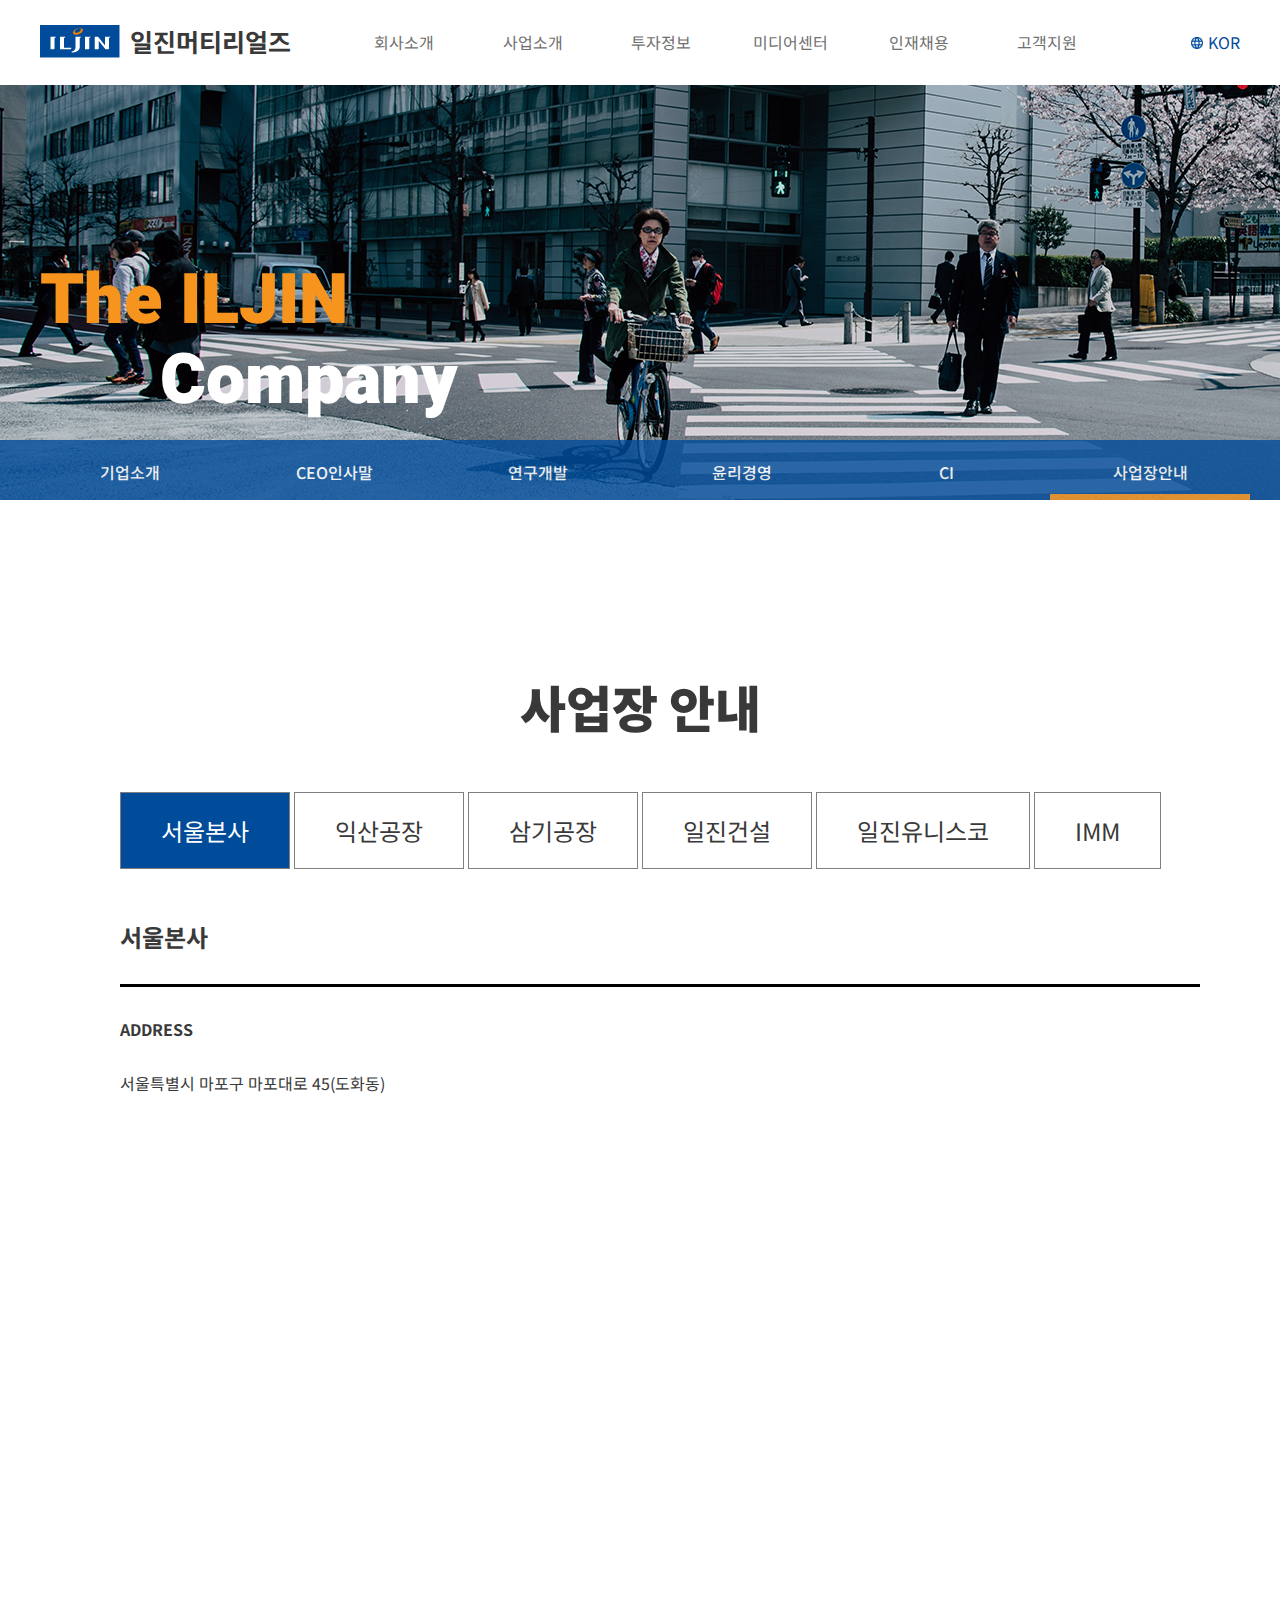
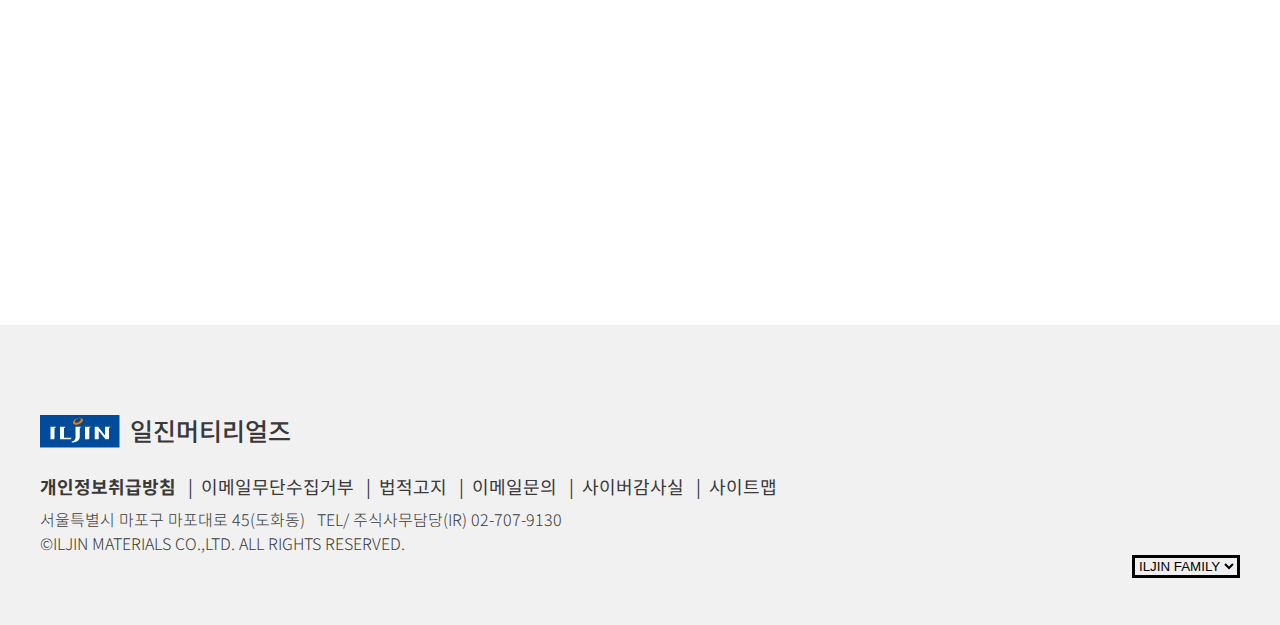
<file: sub1_6.html>
<!DOCTYPE html>
<html lang="en">

<head>
    <meta charset="UTF-8">
    <meta name="viewport" content="width=device-width, initial-scale=1.0">
    <title>ILJIN_MATERIALS</title>
    <link rel="preconnect" href="https://fonts.gstatic.com">
    <link
        href="https://fonts.googleapis.com/css2?family=Heebo:wght@500;700;900&family=Noto+Sans+KR:wght@300;400;700&display=swap"
        rel="stylesheet">
    <link rel="stylesheet" href="./css/style.css">
    <link rel="stylesheet" href="./css/sub1_6.css">
    <script src="https://ajax.googleapis.com/ajax/libs/jquery/3.5.1/jquery.min.js"></script>
    <script src="./script/main.js"></script>
</head>

<body>
    <!-- header -->
    <header>
        <div id="main_header">
            <h1><a href="./index.html"><img src="./image/logo_main.png" alt="main_logo"></a></h1>
            <p>일진머티리얼즈</p>
            <nav class="main_gnb">
                <ul class="depth1">
                    <li><a href="./sub1_2.html">회사소개</a>
                        <ul class="depth2">
                            <li><a href="./sub1_2.html">기업소개</a></li>
                            <li><a href="#">CEO인사말</a></li>
                            <li><a href="#">연구개발</a></li>
                            <li><a href="#">윤리경영</a></li>
                            <li><a href="#">CI</a></li>
                            <li><a href="sub1_6.html">사업장안내</a></li>
                        </ul>
                    </li>
                    <li><a href="sub2_1.html">사업소개</a>
                        <ul class="depth2">
                            <li><a href="./sub2_1.html">제품&추진사업</a></li>
                            <li><a href="#">ELECFOIL</a></li>
                            <li><a href="#">ENERGY</a></li>
                            <li><a href="#">SENSOR</a></li>
                        </ul>
                    </li>
                    <li><a href="#">투자정보</a>
                        <ul class="depth2">
                            <li><a href="#">경영정보</a></li>
                            <li><a href="#">재무정보</a></li>
                            <li><a href="#">추가정보</a></li>
                            <li><a href="#">공시정보</a></li>
                            <li><a href="#">전자공고</a></li>
                            <li><a href="#">IR자료실</a></li>
                            <li><a href="#">IR문의</a></li>
                        </ul>
                    </li>
                    <li><a href="#">미디어센터</a>
                        <ul class="depth2">
                            <li><a href="#">NEWS</a></li>
                            <li><a href="#">홍보자료실</a></li>
                        </ul>
                    </li>
                    <li><a href="#">인재채용</a>
                        <ul class="depth2">
                            <li><a href="#">인재상</a></li>
                            <li><a href="#">인사제도</a></li>
                            <li><a href="#">직무소개</a></li>
                            <li><a href="#">채용안내</a></li>
                            <li><a href="#">채용공고</a></li>
                        </ul>
                    </li>
                    <li><a href="#">고객지원</a>
                        <ul class="depth2">
                            <li><a href="#">문의하기</a></li>
                        </ul>
                    </li>
                    <li class="lnb"><img src="./image/lnb.png" alt="lnb" class="lb"><a href="#" class="lb">KOR</a>
                    </li>
                </ul>
            </nav>
            <!-- <nav class="main_lnb">

        </nav> -->
        </div>
    </header>
    <div id="sub_banner2">
        <section class="sec1">
            <h1>The ILJIN</h1>
            <h1>Company</h1>
        </section>
        <section class="sub_head">
            <ul>
                <li><a href="./sub1_2.html">기업소개</a></li>
                <li><a href="#">CEO인사말</a></li>
                <li><a href="#">연구개발</a></li>
                <li><a href="#">윤리경영</a></li>
                <li><a href="#">CI</a></li>
                <li><a href="./sub1_6.html">사업장안내</a></li>
            </ul>
        </section>
    </div>

    <!-- contents -->
    <div id="location">
        <h4><strong>사업장 안내</strong></h4>
        <ul>
            <li><a href="#">서울본사</a></li>
            <li><a href="#">익산공장</a></li>
            <li><a href="#">삼기공장</a></li>
            <li><a href="#">일진건설</a></li>
            <li><a href="#">일진유니스코</a></li>
            <li><a href="#">IMM</a></li>
        </ul>
        <div id="address">
            <h4>서울본사</h4>
            <h4>ADDRESS</h4>
            <h4>서울특별시 마포구 마포대로 45(도화동)</h4>
        </div>
        <div id="map">
            <nav>
                <iframe
                    src="https://www.google.com/maps/embed?pb=!1m18!1m12!1m3!1d790.904218670504!2d126.94616084873094!3d37.54052769596058!2m3!1f0!2f0!3f0!3m2!1i1024!2i768!4f13.1!3m3!1m2!1s0x357c98af7a3e7519%3A0xb314f1f15ab8443e!2z7J287KeE7KCE6riwIOuzuOyCrA!5e0!3m2!1sko!2skr!4v1605504551690!5m2!1sko!2skr"
                    width="1200" height="600" frameborder="0" style="border:0;" allowfullscreen="" aria-hidden="false"
                    tabindex="0"></iframe>
            </nav>
        </div>
    </div>


    <!-- footer -->
    <footer id="main_footer">
        <div class="mfot">
            <h1><a href="index.html"><img src="./image/logo_main.png" alt="main_logo"></a></h1>
            <p>일진머티리얼즈</p>
            <div clas="footer_top">
                <ul class="footer_menu">
                    <li><a href="#"><strong>개인정보취급방침</strong></a><span>&nbsp;&nbsp;&nbsp;|&nbsp;&nbsp;</span></li>
                    <li><a href="#">이메일무단수집거부</a><span>&nbsp;&nbsp;&nbsp;|&nbsp;&nbsp;</span></li>
                    <li><a href="#">법적고지</a><span>&nbsp;&nbsp;&nbsp;|&nbsp;&nbsp;</span></li>
                    <li><a href="#">이메일문의</a><span>&nbsp;&nbsp;&nbsp;|&nbsp;&nbsp;</span></li>
                    <li><a href="#">사이버감사실</a><span>&nbsp;&nbsp;&nbsp;|&nbsp;&nbsp;</span></li>
                    <li><a href="#">사이트맵</a></li>
                </ul>
            </div>
            <br>
            <div class="footer_text">
                <p>서울특별시 마포구 마포대로 45(도화동)&nbsp;&nbsp;&nbsp;TEL/ 주식사무담당(IR) 02-707-9130</p>
                <p class="copy">&copy;ILJIN MATERIALS CO.,LTD. ALL RIGHTS RESERVED.</p>
            </div>
            <div class="footer_select">
                <select name="ILJIN FAMILY" id="coper">
                    <option value="#">ILJIN FAMILY</option>
                    <option value="#">일진건설</option>
                    <option value="#">일진유니스코</option>
                    <option value="#">일진홀딩스</option>
                    <option value="#">일진SNT</option>
                </select>
            </div>
        </div>
    </footer>
</body>

</html>
</file>
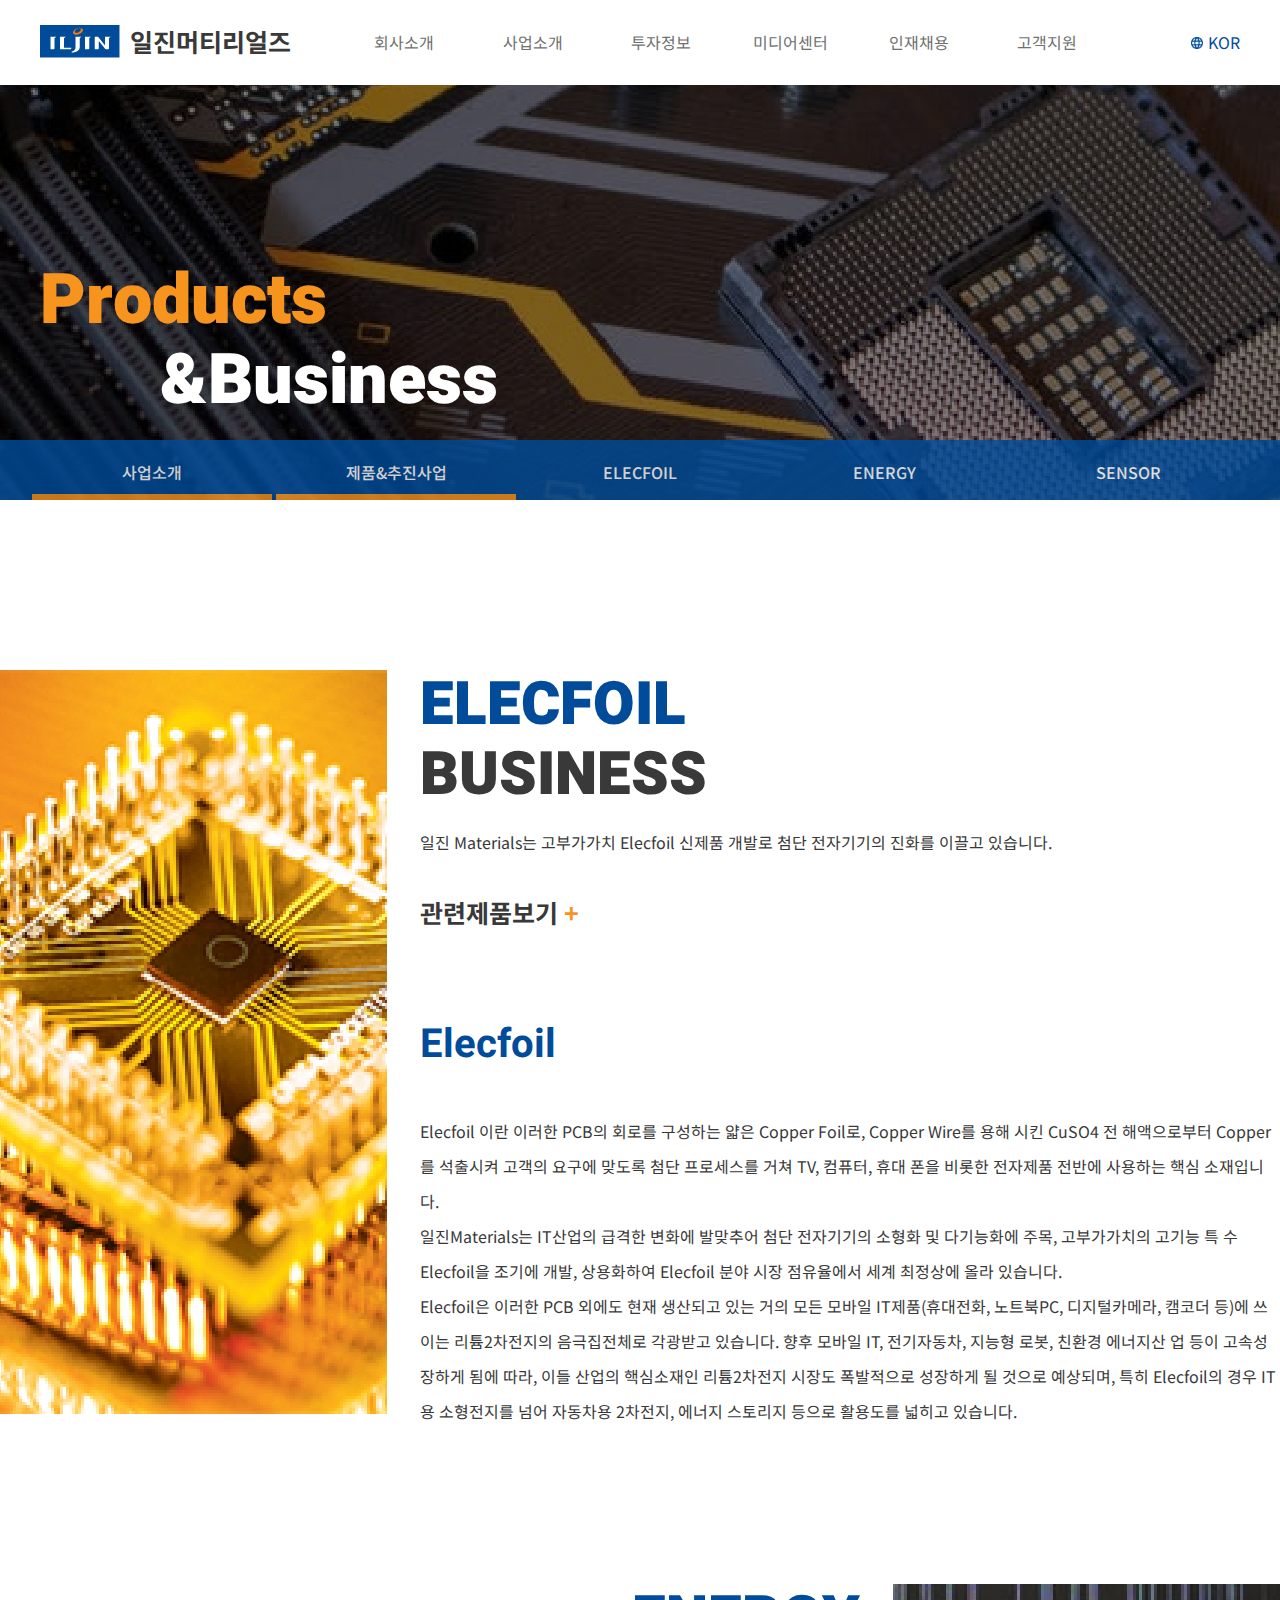
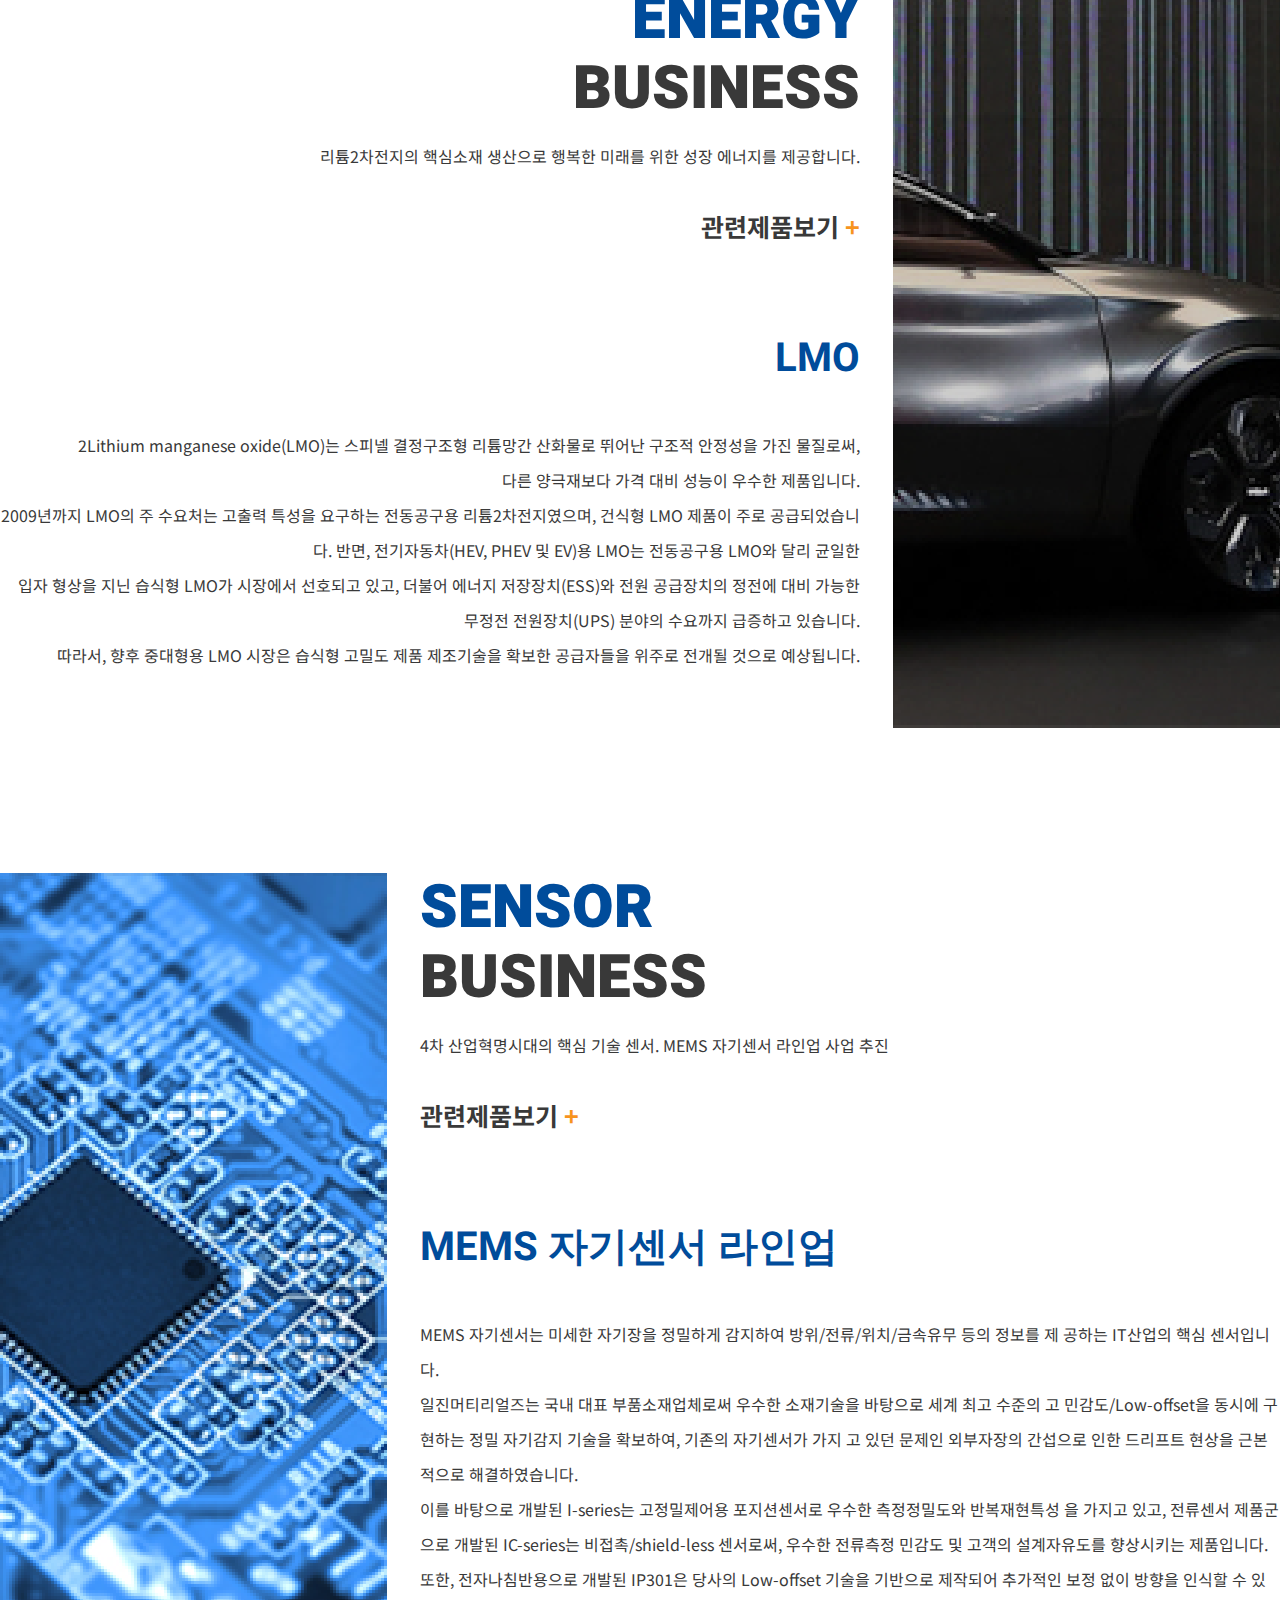
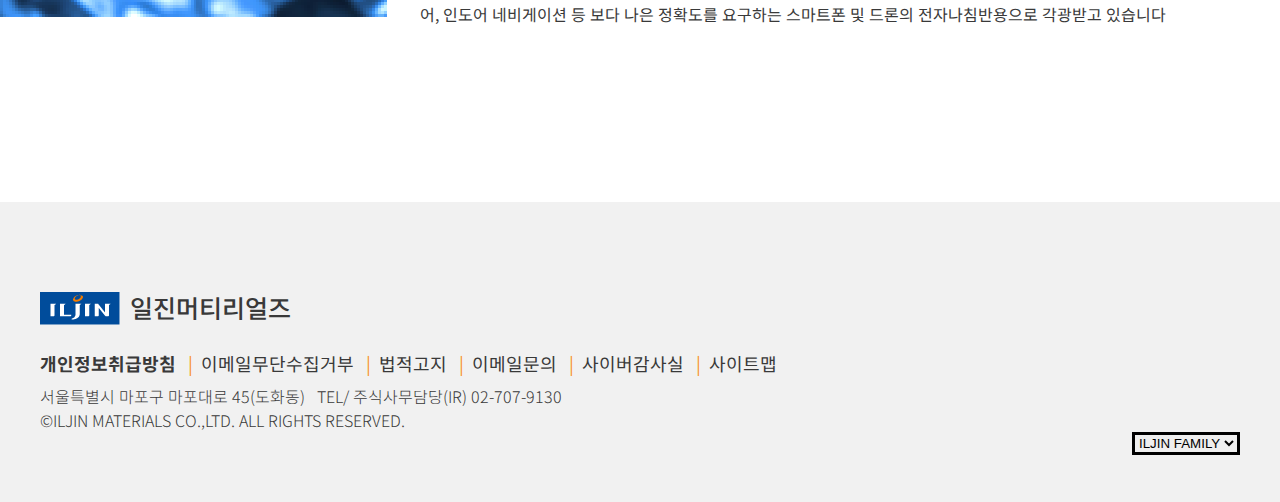
<file: sub2_1.html>
<!DOCTYPE html>
<html lang="en">
<head>
    <meta charset="UTF-8">
    <meta name="viewport" content="width=device-width, initial-scale=1.0">
    <title>ILJIN_MATERIALS</title>
    <link rel="preconnect" href="https://fonts.gstatic.com">
    <link href="https://fonts.googleapis.com/css2?family=Heebo:wght@500;700;900&family=Noto+Sans+KR:wght@300;400;700&display=swap" rel="stylesheet">
    <link rel="stylesheet" href="./css/style.css">
    <link rel="stylesheet" href="./css/sub2_1.css">
    <script src="https://ajax.googleapis.com/ajax/libs/jquery/3.5.1/jquery.min.js"></script>
    <script src="./script/main.js"></script>
</head>
<body>
    <header>
        <div id="main_header">
            <h1><a href="./index.html"><img src="./image/logo_main.png" alt="main_logo"></a></h1>
            <p>일진머티리얼즈</p>
            <nav class="main_gnb">
                <ul class="depth1">
                    <li><a href="./sub1_2.html">회사소개</a>
                        <ul class="depth2">
                            <li><a href="./sub1_2.html">기업소개</a></li>
                            <li><a href="#">CEO인사말</a></li>
                            <li><a href="#">연구개발</a></li>
                            <li><a href="#">윤리경영</a></li>
                            <li><a href="#">CI</a></li>
                            <li><a href="sub1_6.html">사업장안내</a></li>
                        </ul>
                    </li>
                    <li><a href="sub2_1.html">사업소개</a>
                        <ul class="depth2">
                            <li><a href="./sub2_1.html">제품&추진사업</a></li>
                            <li><a href="#">ELECFOIL</a></li>
                            <li><a href="#">ENERGY</a></li>
                            <li><a href="#">SENSOR</a></li>
                        </ul>
                    </li>
                    <li><a href="#">투자정보</a>
                        <ul class="depth2">
                            <li><a href="#">경영정보</a></li>
                            <li><a href="#">재무정보</a></li>
                            <li><a href="#">추가정보</a></li>
                            <li><a href="#">공시정보</a></li>
                            <li><a href="#">전자공고</a></li>
                            <li><a href="#">IR자료실</a></li>
                            <li><a href="#">IR문의</a></li>
                        </ul>
                    </li>
                    <li><a href="#">미디어센터</a>
                        <ul class="depth2">
                            <li><a href="#">NEWS</a></li>
                            <li><a href="#">홍보자료실</a></li>
                        </ul>
                    </li>
                    <li><a href="#">인재채용</a>
                        <ul class="depth2">
                            <li><a href="#">인재상</a></li>
                            <li><a href="#">인사제도</a></li>
                            <li><a href="#">직무소개</a></li>
                            <li><a href="#">채용안내</a></li>
                            <li><a href="#">채용공고</a></li>
                        </ul>
                    </li>
                    <li><a href="#">고객지원</a>
                        <ul class="depth2">
                            <li><a href="#">문의하기</a></li>
                        </ul>
                    </li>
                    <li class="lnb"><img src="./image/lnb.png" alt="lnb" class="lb"><a href="#" class="lb">KOR</a>
                    </li>
                </ul>
            </nav>
            <!-- <nav class="main_lnb">

        </nav> -->
        </div>
    </header>
    <div id="sub_banner2">
        <section class="sec1">
        <h1>Products</h1>
        <h1>&Business</h1>
        </section>
        <section class="sub_head">
            <ul>
                <li><a href="./sub2_1.html">사업소개</a></li>
                <li><a href="#">제품&추진사업</a></li>
                <li><a href="#">ELECFOIL</a></li>
                <li><a href="#">ENERGY</a></li>
                <li><a href="#">SENSOR</a></li>
            </ul>
        </section>
    </div>

    <!--  main content -->
    <article id="sub_main">
        <section class="sub_sec1">
            <img src="./image/SUB-1.png" alt="서브1">
            <div class="cont1_1">
            <h3>ELECFOIL</h3>
            <h3>BUSINESS</h3>
            <div>일진 Materials는 고부가가치 Elecfoil 신제품 개발로 첨단 전자기기의 진화를 이끌고 있습니다.</div>
            <p><a href="#">관련제품보기 <span class="plus">&#43;</span></a></p>
            </div>
            <div class="cont1_2">
                <h4>Elecfoil</h4>
                <p>Elecfoil 이란 이러한 PCB의 회로를 구성하는 얇은 Copper Foil로, Copper Wire를 용해 시킨 CuSO4 전
                    해액으로부터 Copper를 석출시켜 고객의 요구에 맞도록 첨단 프로세스를 거쳐 TV, 컴퓨터, 휴대
                    폰을 비롯한 전자제품 전반에 사용하는 핵심 소재입니다. <br>
                    일진Materials는 IT산업의 급격한 변화에 발맞추어 첨단 전자기기의 소형화 및 다기능화에 주목, 고부가가치의 고기능 특
                    수 Elecfoil을 조기에 개발, 상용화하여 Elecfoil 분야 시장 점유율에서 세계 최정상에 올라 있습니다. <br>
                    
                    Elecfoil은 이러한 PCB 외에도 현재 생산되고 있는 거의 모든 모바일 IT제품(휴대전화, 노트북PC, 디지털카메라, 캠코더 
                    등)에 쓰이는 리튬2차전지의 음극집전체로 각광받고 있습니다. 향후 모바일 IT, 전기자동차, 지능형 로봇, 친환경 에너지산
                    업 등이 고속성장하게 됨에 따라, 이들 산업의 핵심소재인 리튬2차전지 시장도 폭발적으로 성장하게 될 것으로 예상되며, 
                    특히 Elecfoil의 경우 IT용 소형전지를 넘어 자동차용 2차전지, 에너지 스토리지 등으로 활용도를 넓히고 있습니다.</p>
            </div>
        </section>
        <section class="sub_sec2">
            <img src="./image/SUB-2.png" alt="서브2">
            <div class="cont2_1">
            <h3>ENERGY</h3>
            <h3>BUSINESS</h3>
            <div>리튬2차전지의 핵심소재 생산으로 행복한 미래를 위한 성장 에너지를 제공합니다.</div>
            <p><a href="#">관련제품보기 <span class="plus">&#43;</span></a></p>
            </div>
            <div class="cont2_2">
                <h4>LMO</h4>
                <p>2Lithium manganese oxide(LMO)는 스피넬 결정구조형 리튬망간 산화물로 뛰어난 구조적 
                    안정성을 가진 물질로써, <br> 다른 양극재보다 가격 대비 성능이 우수한 제품입니다. <br>
                    
                    2009년까지 LMO의 주 수요처는 고출력 특성을 요구하는 전동공구용 리튬2차전지였으며, 
                    건식형 LMO 제품이 주로 공급되었습니다.
                    반면, 전기자동차(HEV, PHEV 및 EV)용 LMO는 전동공구용 LMO와 달리 균일한 <br>입자 형상을 
                    지닌 습식형 LMO가 시장에서 선호되고 있고, 더불어 에너지 저장장치(ESS)와 전원 공급장치의 
                    정전에 대비 가능한 <br>무정전 전원장치(UPS) 분야의 수요까지 급증하고 있습니다. <br>
                    
                    따라서, 향후 중대형용 LMO 시장은 습식형 고밀도 제품 제조기술을 확보한 공급자들을 위주로
                     전개될 것으로 예상됩니다.
                    </p>
            </div>
            </section>
            <section class="sub_sec3">
                <img src="./image/SUB-3.png" alt="서브3">
                <div class="cont3_1">
                <h3>SENSOR</h3>
                <h3>BUSINESS</h3>
                <div>4차 산업혁명시대의 핵심 기술 센서. MEMS 자기센서 라인업 사업 추진</div>
                <p><a href="#">관련제품보기 <span class="plus">&#43;</span></a></p>
                </div>
                <div class="cont3_2">
                    <h4>MEMS 자기센서 라인업</h4>
                    <p>MEMS 자기센서는 미세한 자기장을 정밀하게 감지하여 방위/전류/위치/금속유무 등의 정보를 제
                        공하는 IT산업의 핵심 센서입니다.<br>
                        
                        일진머티리얼즈는 국내 대표 부품소재업체로써 우수한 소재기술을 바탕으로 세계 최고 수준의 고
                        민감도/Low-offset을 동시에 구현하는 정밀 자기감지 기술을 확보하여, 기존의 자기센서가 가지
                        고 있던 문제인 외부자장의 간섭으로 인한 드리프트 현상을 근본적으로 해결하였습니다.<br>
                        
                        이를 바탕으로 개발된 I-series는 고정밀제어용 포지션센서로 우수한 측정정밀도와 반복재현특성
                        을 가지고 있고, 전류센서 제품군으로 개발된 IC-series는 비접촉/shield-less 센서로써, 우수한 
                        전류측정 민감도 및 고객의 설계자유도를 향상시키는 제품입니다. <br>
                        
                        또한, 전자나침반용으로 개발된 IP301은 당사의 Low-offset 기술을 기반으로 제작되어 추가적인 보정 없이 방향을 인식할 수 있어, 인도어 네비게이션 등 보다 나은 정확도를 요구하는 스마트폰 및 드론의 전자나침반용으로 각광받고 있습니다 </p>
                </div>
        </section>
    </article>

    <!-- footer -->
    <footer id="main_footer">
        <div class="mfot">
            <h1><a href="index.html"><img src="./image/logo_main.png" alt="main_logo"></a></h1>
            <p>일진머티리얼즈</p>
            <div clas="footer_top">
                <ul class="footer_menu">
                    <li><a href="#"><strong>개인정보취급방침</strong></a><span>&nbsp;&nbsp;&nbsp;|&nbsp;&nbsp;</span></li>
                    <li><a href="#">이메일무단수집거부</a><span>&nbsp;&nbsp;&nbsp;|&nbsp;&nbsp;</span></li>
                    <li><a href="#">법적고지</a><span>&nbsp;&nbsp;&nbsp;|&nbsp;&nbsp;</span></li>
                    <li><a href="#">이메일문의</a><span>&nbsp;&nbsp;&nbsp;|&nbsp;&nbsp;</span></li>
                    <li><a href="#">사이버감사실</a><span>&nbsp;&nbsp;&nbsp;|&nbsp;&nbsp;</span></li>
                    <li><a href="#">사이트맵</a></li>
                </ul>
            </div>
            <br>
            <div class="footer_text">
                <p>서울특별시 마포구 마포대로 45(도화동)&nbsp;&nbsp;&nbsp;TEL/ 주식사무담당(IR) 02-707-9130</p>
                <p class="copy">&copy;ILJIN MATERIALS CO.,LTD. ALL RIGHTS RESERVED.</p>
            </div>
            <div class="footer_select">
                <select name="ILJIN FAMILY" id="coper">
                    <option value="#">ILJIN FAMILY</option>
                    <option value="#">일진건설</option>
                    <option value="#">일진유니스코</option>
                    <option value="#">일진홀딩스</option>
                    <option value="#">일진SNT</option>
                </select>
            </div>
        </div>
    </footer>
</body>
</html>
</file>
<file: css/style.css>
/* STYLE.CSS */

* {
    margin: 0; padding: 0;
    box-sizing: border-box;
}
a {
    text-decoration: none;
    color: #393939;
}
li { list-style-type: none;}
body {
    color: #393939;
    font-family: 'Noto Sans KR', sans-serif;
}

img { border: none;}
h3 {
    font-size: 34px;
}
h5 {
    font-size: 12px;
}
/* main_header */
header {
    /* position: relative; */
    width: 100%;
    background: white;
    position: absolute;
    z-index: 9999;
    /* background: #ccc; */
}
#main_header {
    /* width: 100%; */
    width: 1200px;
    /* height: 80px; */
    margin: 0 auto;
    /* position: relative; */
    /* outline: 2px solid red;  */
    /* overflow: hidden; */
}

#main_header > h1 {
    float: left;
    /* position: relative; */
    margin-top: 25px;
    /* margin-left: 44px; */
    font-size: 25px;
}

#main_header > p {
    float: left;
    /* position: relative; */
    margin-top: 23px;
    margin-left: 10px;
    font-size: 25px;
    font-weight: bold;
    
}

/* main_gnb */
#main_header > .main_gnb {
    float: right;
}
.main_gnb > .depth1 > li {
    line-height: 85px;
    text-align: center;
    float: left;
    width: calc(900px / 7);
}
.main_gnb > .depth1 > .lnb {
    text-align: right;
    /* padding-right: 10px; */
    /* outline: 2px solid red; */
}
.main_gnb > .depth1 .lb {
    display: inline-block;
    height: 12px;
    margin-left: 5px;
}
.main_gnb > .depth1 a {
    /* padding: 0 20px; */
    font-size: 16px;
    font-weight: 400;
    text-transform: uppercase;
    /* line-height: 35px; */
    color: #707070;
    background: #ffffff;
    transition-duration: 0.5s;
}

.main_gnb > .depth1 > li > .depth2 {
    /* background-color: #ffffff; */
    /* opacity: 0.7; */
    /* position: absolute; */
    display: none;
    /* top: 80px; */
    z-index: 999;
    /* outline: 1px solid red; */
    /* max-height: 400px; */
    /* overflow: hidden; */
}
.main_gnb > .depth1 > li > .depth2 > li {
    line-height: 30px;
    height: 30px;
    /* outline: 1px solid black; */
    margin-bottom: 10px;
}

/* hover */
.main_gnb > .depth1 > li > a:hover {
    color: #004C9B;
}
.main_gnb > .depth1 > li > .depth2 > li:hover > a {
    color: #004C9B;
}

.main_gnb > .depth1 > li:last-child > a{
    color: #004C9B;
}


/* footer */
#main_footer {
    /* position: relative; */
    background-color: #F1F1F1;
    width: 100%;
    min-width: 1200px;
    height: 300px;
    /* outline: 1px solid red; */
}
#main_footer > .mfot {
    /* position: relative; */
    width: 1200px;
    /* width: 100%; */
    color: #393939;
    margin: 0 auto;
    /* outline: 2px solid red; */
    overflow: hidden;
}

#main_footer > .mfot > h1 img {
    /* position: absolute; */
    /* outline: 2px solid black; */
    /* margin-left: 45px; */
    margin-top: 90px;
    /* display: inline; */
    float: left;
}

#main_footer > .mfot > p {
    /* position: absolute; */
    float: left;
    margin-left: 10px;
    font-size: 25px;
    font-weight: 500;
    line-height: 30px;
    /* outline: 2px solid red; */
    margin-top: 90px;
    /* display: inline; */
}

#main_footer > .mfot .footer_menu {
    /* position: absolute; */
    margin-top: 148px;
    /* padding-left: 35px; */
    /* padding-bottom: 0; */
    /* outline: 2px solid green; */
    /* width: 1280px; */
}
#main_footer > .mfot .footer_menu > li {
    float: left;
    /* padding-left: 10px; */
    font-size: 18px;
}

#main_footer > .mfot .footer_text {
    /* position: absolute; */
    /* margin-top: 10px; */
    padding-top: 10px;
    /* margin-left: 45px; */
    /* outline: 2px solid red; */
    font-size: 16px;
    font-weight: 300;
    /* width: 1280px; */
}
#main_footer > .mfot .footer_select > select {
    /* position: relative; */
    float: right;
    /* margin-right: 45px; */
    top: 150px;
    /* outline: 2px solid red; */
    border: 3px solid black;
}

/* index */

#main_visual {
    width: 100%;
    min-width: 1200px;
    height: 100vh;
}
#main_visual .video {
    width: 100%; height: 100vh;
    min-width: 1200px;
    overflow: hidden;
    margin: 0 auto;
    /* position: relative; */
}

#main_visual .video video {
    width: 100%;
    min-width: 1200px;
}

/* utc */
#korean_utc > .text {
    position: sticky;
    background: url("../image/abstract-5719221_1920\ copy.png");
    background-size: cover;
    top: 0;
    height: 100vh;
    /* outline: 5px solid green; */
    text-align: center;
    /* overflow: hidden; */
    /* outline: 1px solid red; */
}
#korean_utc > .text > .graphic_text {
    position: absolute;
    text-align: center;
    margin: 0 auto;
    left: 50%;
    transform: translateX(-50%);
    color: white;
    /* outline: 1px solid red; */
    transition: 0.5s;
}
#korean_utc > .text > .graphic_text:first-child {
    top: 20vh;
}
#korean_utc > .text > .graphic_text:nth-child(2) {
    top: 30vh;
}
#korean_utc > .text > .graphic_text:nth-child(3) {
    top: 30vh;
    font-size: 32px;
    color: #C8C9C9;
}
#korean_utc > .text > .graphic_text:nth-child(3) span {
    color: white;
}
.graphic_text {
    opacity: 0;
}

#korean_utc > .text > .graphic_text > .utcText {
    padding: 0 5rem;
    /* min-width: 600px; */
    max-height: 100vh;
    /* outline: 1px solid red; */
    margin-bottom: 30px;
}
#korean_utc > .text > .graphic_text:first-child > h4 {
    font-size: 45px;
}
#korean_utc > .text > .graphic_text span {
    font-size: 25px;
}
#korean_utc .ko {
    position: relative;
}
#korean_utc .utc {
    margin-bottom: 60vh;
    display: flex;
    align-items: center;
    justify-content: center;
    max-width: 100%;
    min-width: 1200px;
    max-height: 100vh;
}
#korean_utc .utc:last-child {
    margin-bottom: 0;
}
.utImage {
    height: 30vh;
    /* transition: 0.3s; */
    opacity: 1;
    /* outline: 1px solid red; */
}
/* visible */
.visible {
    opacity: 1;
}

/* elecfoil */
#elecfoil {
    position: relative;
    /* top: -60vh; */
    width: 100%;
    min-width: 1200px;
    height: 100vh;
    background: #F1F1F1;
    overflow: hidden;
    /* outline: 1px solid red; */
}
.ele_width {
    /* position: relative; */
    max-width: 1200px;
    width: 100%;
    margin: 0 auto;
    /* outline: 1px solid red; */
    overflow: hidden;
    padding-bottom: 10px;
}
.ele_width > h5 {
    margin-top: 104px;
    margin-left: 202px;
}
.ele_width > h3 {
    margin-top: 10px;
    margin-left: 303px;
    width: 340px;
    /* outline: 1px solid red; */
}
.ele_width > p {
    width: 274px;
    float: right;
    margin-right: 202px;
    margin-bottom: 30px;
    /* outline: 1px solid green; */
    text-align: right;
}

#elecfoil > .ele_img > img {
    max-width: 1135px; 
    width: 100%;
    float: right;
    /* outline: 1px solid red; */
}

/* energy */
#energy {
    position: relative;
    /* top: -60vh; */
    width: 100%;
    min-width: 1200px;
    height: 835px;
    background: url("../image/abstract-5035778_1920\ copy.png");
    /* background: url("../image/사각형\ 10.png") 0.8; */
    background-size: cover;
    overflow: hidden;
    /* outline: 1px solid red; */
}
.ene_width {
    position: relative;
    max-width: 1200px;
    width: 100%;
    margin: 0 auto;
    /* outline: 1px solid red; */
    overflow: hidden;
}
.ene_width > h5 {
    /* display: block; */
    float: right;
    margin-top: 104px;
    margin-left: 100px;
    color: white;
    width: 103px;
}
.ene_width > h3 {
    display: block;
    text-align: right;
    float: right;
    margin-top: 10px;
    margin-left: 691px;
    width: 340px;
    /* outline: 1px solid red; */
    color: white;
}
.ene_width > p {
    width: 274px;
    float: left;
    margin-left: 202px;
    margin-bottom: 30px;
    /* outline: 1px solid green; */
    color: white;
}
.ene_img {
    width: 100%;
}
.ene_img > img:first-child {
    position: absolute;
    left: 101px;
    top: 293px;
}
.ene_img > img:last-child {
    /* position: absolute; */
    margin-left: 606px;
    /* margin-top: 343px; */
}

#stock {
    /* position: relative; */
    top: -80vh;
    background: url("../image/17580.png");
    width: 100%;
    min-width: 1200px;
    height: 526px;
    background-repeat: no-repeat;
    background-size: cover;
}
.st_width {
    width: 1200px;
    /* outline: 1px solid red; */
    margin: 0 auto;
}
.st_width > h3 {
    padding-top: 100px;
    margin-left: 994px;
}
.st_width > .stock_info {
    background: rgba(255, 255, 255, 0.8);
    margin-left: 303px;
    margin-top: 13px;
    width: 893px;
    height: 253px;
}
.st {
    float: left;
    width: 339px;
    height: 253px;
    padding: 50px;
}
.st > h6 {
    font-size: 86px;
    color: #27D6FF;
}
.st > p {
    color: #27D6FF;
}
.market {
    float: right;
    width: 134px;
    height: 253px;
    padding-top: 70px;
    text-align: right;
    margin-right: 20px;
}
.market > h6 {
    font-size: 24px;
}
.st_width > .stock_info > .btn a {
    position: absolute;
    border-radius: 50px;
    width: 172px;
    height: 49px;
    display: block;
    color: white;
    background: #F7941E;
    text-align: center;
    margin-top: 167px;
    margin-left: 701px;
    /* outline: 1px solid red; */
    line-height: 47px;
}
.st_width > .stock_info > .btn:hover a{
    color: #000000;
    background: #ffffff;
    border: 2px solid black;
}
#news {
    position: relative;
    padding-top: 200px;
    padding-bottom: 150px;
    width: 1200px;
    min-width: 1200px;
    margin: 0 auto;
    /* outline: 1px solid red; */
    overflow: hidden;
}
#news > h3 {
    margin-bottom: 24px;
}
#news > .media {
    float: left;
    display: block;
    width: 287px;
    height: 291px;
    background: #F1F1F1;
    padding: 57px 23px;
    margin-right: 16px;
}
#news > .media:hover {
    background: #F7941E;
    color: white;
}
#news > .media > h4 {
    font-size: 24px;
    padding-bottom: 14px;
}
#news > p {
    position: absolute;
    display: block;
    top: 580px;
}
#etc {
    /* position: relative; */
    /* margin-top: 200px; */
    width: 1200px;
    min-width: 1200px;
    margin: 0 auto;
    overflow: hidden;
    padding: 131px 202px;
    text-align: center;
    /* outline: 1px solid red; */
}
.etc_1 {
    float: left;
    width: 186px;
    margin-right: 117px;
}
.etc_1:last-child {
    margin-right: 0;
}
.etc_1 > p {
    padding-top: 20px;
    font-size: 24px;
}
</file>
<file: css/sub1_6.css>
/* 사업장 안내 or 오시는 길 */
#sub_banner2 {
    width: 1280px;
    background: url('../image/sub_banner1_6.jpg');
    height: 500px;
    margin: 0 auto;
}

.sec1 {
    width: 1280px;
    position: absolute;
    /* outline: 2px solid red; */
    margin-left: 40px;
 
}
.sec1 > h1:first-child {
    /* width: 1280px; */
    position: absolute;
    color: #F7941E;
    float: left;
    font-family: 'Heebo', sans-serif;
    font-weight: 900;
    /* outline: 2px solid red; */
    font-size: 70px;
    top: 250px;
}

.sec1 > h1:last-child {
    position: absolute;
    color: #ffffff;
    font-size: 70px;
    font-family: 'Heebo', sans-serif;
    font-weight: 900;
    margin-left: 120px;
    top: 330px;
    /* outline: 2px solid red; */
}
#sub_banner2 > .sub_head {
    position: relative;
    /* outline: 2px solid red; */
    width: 1280px;
    text-align: center;
    background-color: #004C9B;
    opacity: 0.8;
    height: 60px;
    top: 440px;
}

#sub_banner2 > .sub_head > ul > li {
    display: inline-block;
    width: calc(1200px / 6);
    /* outline: 2px solid red; */
    margin-top: 20px;
}
#sub_banner2 > .sub_head > ul > li > a {
    color: #ffffff;
    font-weight: 500;
    font-size: 16px;
}
#sub_banner2 > .sub_head > ul > li:last-child {
padding-bottom: 10px;
 border-bottom: 6px solid #F7941E;
}

/* 컨텐츠 */

#location {
    width: 1280px;
    margin: 0 auto;
    /* outline: 2px solid red; */
    text-align: center;
    position: relative;
}

#location > h4 {
    margin-top: 170px;
    text-align: center;
    font-size: 50px;
}

#location > ul > li {
    list-style-type: none;
    display: inline-block;
    font-size: 24px;
    margin-top: 50px;
    padding-right: 40px;
    padding-left: 40px;
    padding-top: 20px;
    padding-bottom: 20px;
    margin-bottom: 50px;
    border: 1px solid gray;
    /* outline: 2px solid red; */
}
#location > ul > li:first-child, #location > ul > li:first-child >a {
    background-color: #004C9B;
    color: white;
}
#location > ul > li:hover, a:hover {
    background-color:  #004C9B;
    opacity: 0.7;
    color: white;
}
#address {    
    width: 1080px;
    margin: 0 auto;
    margin-left: 120px;
    /* outline: 2px solid red; */
    text-align: left;
    position: relative;
}
#address > h4:first-child {
    font-size: 24px;
    padding-bottom: 30px;
    border-bottom: 3px solid black;
}
#address > h4:nth-child(2), #address > h4:last-child {
    padding-top: 30px;
}
#address > h4:last-child {
    font-weight: 400;
}

#map {
    position: relative;
    margin: 0 auto;
    text-align: center;
}

#map > nav {
    text-align: center;
    margin-top: 50px;
    margin-left: 30px;
    /* margin-right: 40px; */
    margin-bottom: 175px;
}
</file>
<file: css/sub2_1.css>
/* SUB 2_1 */

#sub_banner2 {
    width: 1280px;
    background: url('../image/sub_banner2.png');
    height: 500px;
    margin: 0 auto;
}

.sec1 {
    width: 1280px;
    position: absolute;
    /* outline: 2px solid red; */
    margin-left: 40px;
 
}
.sec1 > h1:first-child {
    /* width: 1280px; */
    position: absolute;
    color: #F7941E;
    float: left;
    font-family: 'Heebo', sans-serif;
    font-weight: 900;
    /* outline: 2px solid red; */
    font-size: 70px;
    top: 250px;
}

.sec1 > h1:last-child {
    position: absolute;
    color: #ffffff;
    font-size: 70px;
    font-family: 'Heebo', sans-serif;
    font-weight: 900;
    margin-left: 120px;
    top: 330px;
    /* outline: 2px solid red; */
}
#sub_banner2 > .sub_head {
    position: relative;
    /* outline: 2px solid red; */
    width: 1280px;
    text-align: center;
    background-color: #004C9B;
    opacity: 0.8;
    height: 60px;
    top: 440px;
}

#sub_banner2 > .sub_head > ul > li {
    display: inline-block;
    width: calc(1200px / 5);
    /* outline: 2px solid red; */
    margin-top: 20px;
}
#sub_banner2 > .sub_head > ul > li > a {
    color: #ffffff;
    font-weight: 500;
    font-size: 16px;
}
#sub_banner2 > .sub_head > ul > li:first-child, #sub_banner2 > .sub_head > ul > li:nth-child(2) {
padding-bottom: 10px;
 border-bottom: 6px solid #F7941E;
}

/* main_content */

article {
    width: 1280px;
    margin: 0 auto;
    margin-top: 170px;
    margin-bottom: 170px;
}

h3 {font-size: 60px; 
    line-height: 70px;
    font-family: 'Heebo', sans-serif;
    font-weight: 900;
}
h3:first-child {color: #004C9B;}
h3:last-child {color: #393939;}

/* fisrt sec */

.cont1_1> p:last-child {
    margin-top: 40px;
    margin-bottom: 85px;
    font-size: 25px;
    font-weight: bold;
}

span {
    color: #F7941E;
}

.sub_sec1 {
    position: relative;
    margin-bottom: 155px;
}
.sub_sec1 > img {
    position: absolute;
    /* outline: 2px solid green; */
}
.sub_sec1 > .cont1_1 {
    padding: 0;
    margin-left: 420px;
    /* outline: 2px solid red; */
}
.cont1_1 > div {
    margin-top: 20px;
}
.sub_sec1 > .cont1_2 {
    /* outline: 2px solid blue; */
    margin-left: 420px;  
}

h4 {
    font-size: 40px;
    color: #004C9B;
    margin-bottom: 40px;
    font-family: 'Heebo', sans-serif;
    font-weight: 700;
}
.cont1_2 > p {
    font-size: 16px;
    line-height: 35px;
    /* outline: 2px solid red; */
}

/* second sec */

.cont2_1> p:last-child {
    margin-top: 40px;
    margin-bottom: 85px;
    font-size: 25px;
    font-weight: bold;
}

span {
    color: #F7941E;
}

.sub_sec2 {
    position: relative;
    margin-bottom: 200px;
    /* outline: 2px solid red; */
}
.sub_sec2 > img {
    position: relative;
    float: right;
    /* outline: 2px solid green; */
}
.sub_sec2 > .cont2_1 {
    position: relative;
    padding: 0;
    margin-right: 420px;
    text-align: right;
    /* outline: 2px solid red; */
}
.cont2_1 > div {
    margin-top: 20px;
}
.sub_sec2 > .cont2_2 {
    text-align: right;
    /* outline: 2px solid blue; */
    margin-right: 420px;  
}

h4 {
    font-size: 40px;
    color: #004C9B;
    margin-bottom: 40px;
}
.cont2_2 > p {
    font-size: 16px;
    line-height: 35px;
    /* outline: 2px solid red; */
}

/* third sec */
/* .sub_sec3 { outline:  2px solid red;} */
.cont3_1> p:last-child {
    margin-top: 40px;
    margin-bottom: 85px;
    font-size: 25px;
    font-weight: bold;
}

span {
    color: #F7941E;
}

.sub_sec3 {
    position: relative;
    margin-bottom: 155px;
}
.sub_sec3 > img {
    position: absolute;
    /* outline: 2px solid green; */
}
.sub_sec3 > .cont3_1 {
    padding: 0;
    margin-left: 420px;
    /* outline: 2px solid red; */
}
.cont3_1 > div {
    margin-top: 20px;
}
.sub_sec3 > .cont3_2 {
    /* outline: 2px solid blue; */
    margin-left: 420px;  
}

h4 {
    font-size: 40px;
    color: #004C9B;
    margin-bottom: 40px;
}
.cont3_2 > p {
    font-size: 16px;
    line-height: 35px;
    /* outline: 2px solid red; */
}
</file>
